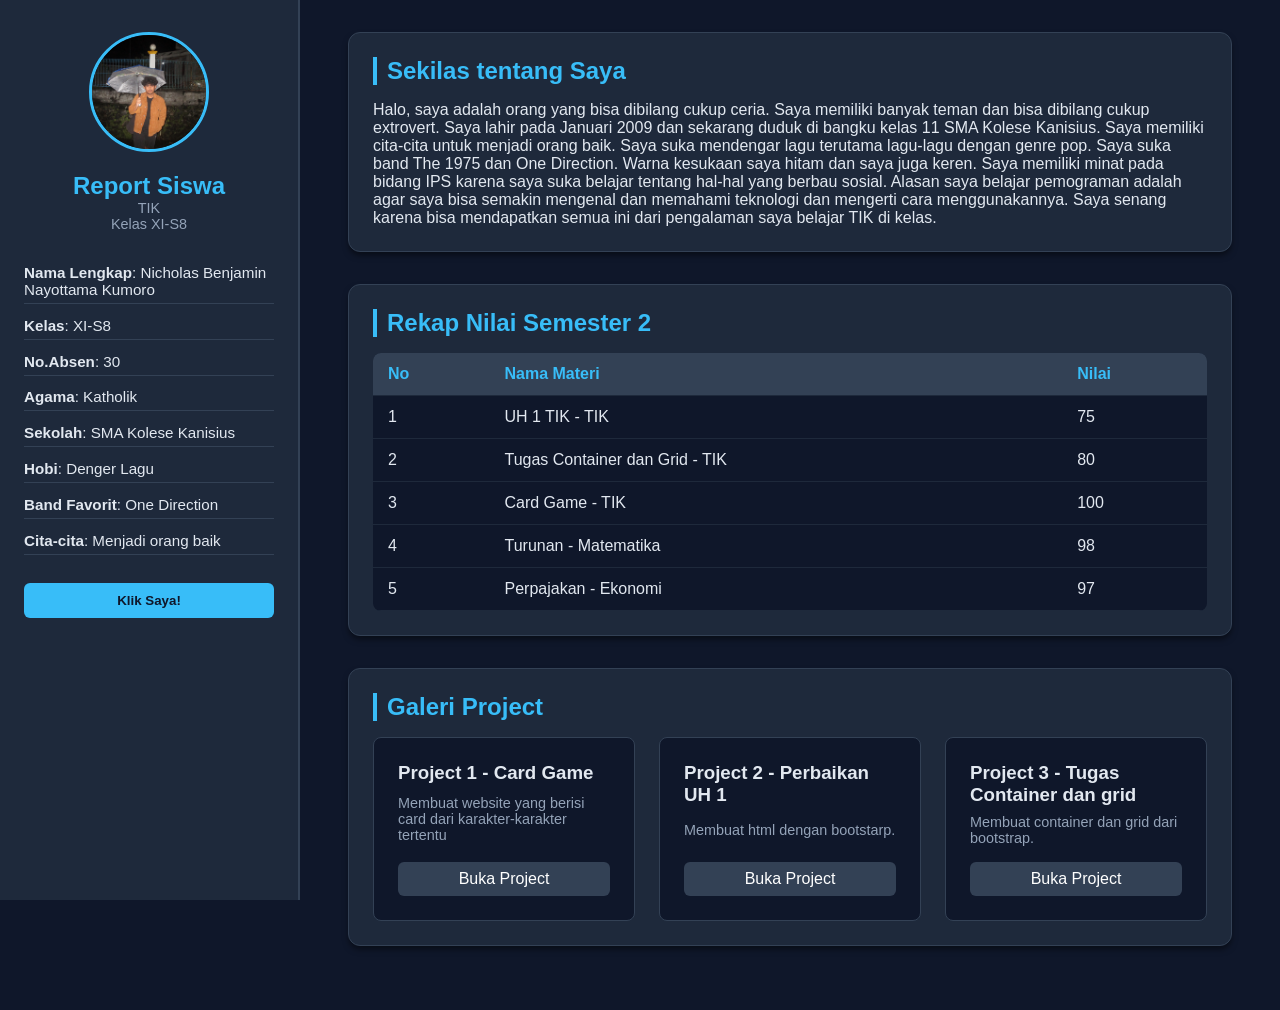
<file: index.html>
<!DOCTYPE html>
<html lang="id">
<head>
    <meta charset="UTF-8">
    <meta name="viewport" content="width=device-width, initial-scale=1.0">
    <title>Report Siswa_Nicholas Benjamin</title>
    <link rel="stylesheet" href="style.css">
</head>
<body>
    <div class="layout-container">
        
        <aside class="sidebar">
            <div class="profile-section">
                <img src="img/IMG_3277.JPG" alt="Foto Profil Siswa" class="foto-profil">
                
                <h1 class="web-title">Report Siswa</h1>
                <p class="mapel">TIK</p>
                <p class="kelas-id">Kelas XI-S8</p>
            </div>

            <div class="biodata-section">
                <ul>
                    <li><strong>Nama Lengkap</strong>: Nicholas Benjamin Nayottama Kumoro</li>
                    <li><strong>Kelas</strong>: XI-S8</li>
                    <li><strong>No.Absen</strong>: 30</li>
                    <li><strong>Agama</strong>: Katholik</li>
                    <li><strong>Sekolah</strong>: SMA Kolese Kanisius</li>
                    <li><strong>Hobi</strong>: Denger Lagu</li>
                    <li><strong>Band Favorit</strong>: One Direction</li>
                    <li><strong>Cita-cita</strong>: Menjadi orang baik</li>
                </ul>
                <button class="btn-interaktif" onclick="FuctionJS()">Klik Saya!</button>
            </div>
        </aside>

        <main class="content">
            
            <section class="card-glass">
                <h2>Sekilas tentang Saya</h2>
                <p>Halo, saya adalah orang yang bisa dibilang cukup ceria. Saya memiliki banyak teman dan bisa dibilang cukup extrovert. Saya lahir pada Januari 2009 dan sekarang duduk di bangku kelas 11 SMA Kolese Kanisius. Saya memiliki cita-cita untuk menjadi orang baik. Saya suka mendengar lagu terutama lagu-lagu dengan genre pop. Saya suka band The 1975 dan One Direction. Warna kesukaan saya hitam dan saya juga keren. Saya memiliki minat pada bidang IPS karena saya suka belajar tentang hal-hal yang berbau sosial. Alasan saya belajar pemograman adalah agar saya bisa semakin mengenal dan memahami teknologi dan mengerti cara menggunakannya. Saya senang karena bisa mendapatkan semua ini dari pengalaman saya belajar TIK di kelas.</p>
            </section>

            <section class="card-glass">
                <h2>Rekap Nilai Semester 2</h2>
                <div class="table-responsive">
                    <table>
                        <thead>
                            <tr>
                                <th>No</th>
                                <th>Nama Materi</th>
                                <th>Nilai</th>
                            </tr>
                        </thead>
                        <tbody>
                            <tr><td>1</td><td>UH 1 TIK - TIK</td><td>75</td></tr>
                            <tr><td>2</td><td>Tugas Container dan Grid - TIK</td><td>80</td></tr>
                            <tr><td>3</td><td>Card Game - TIK</td><td>100</td></tr>
                            <tr><td>4</td><td>Turunan - Matematika</td><td>98</td></tr>
                            <tr><td>5</td><td>Perpajakan - Ekonomi</td><td>97</td></tr>
                        </tbody>
                    </table>
                </div>
            </section>

            <section class="card-glass">
                <h2>Galeri Project</h2>
                <div class="project-grid">
                    <div class="project-item">
                        <h3>Project 1 - Card Game</h3>
                        <p>Membuat website yang berisi card dari karakter-karakter tertentu</p>
                        <a href="project1.html" class="btn-link">Buka Project</a>
                    </div>
                    <div class="project-item">
                        <h3>Project 2 - Perbaikan UH 1</h3>
                        <p>Membuat html dengan bootstarp.</p>
                        <a href="project2.html" class="btn-link">Buka Project</a>
                    </div>
                    <div class="project-item">
                        <h3>Project 3 - Tugas Container dan grid</h3>
                        <p>Membuat container dan grid dari bootstrap.</p>
                        <a href="project3.html" class="btn-link">Buka Project</a>
                    </div>
                </div>
            </section>

        </main>
    </div>

    <script src="script.js"></script>
</body>
</html>
</file>
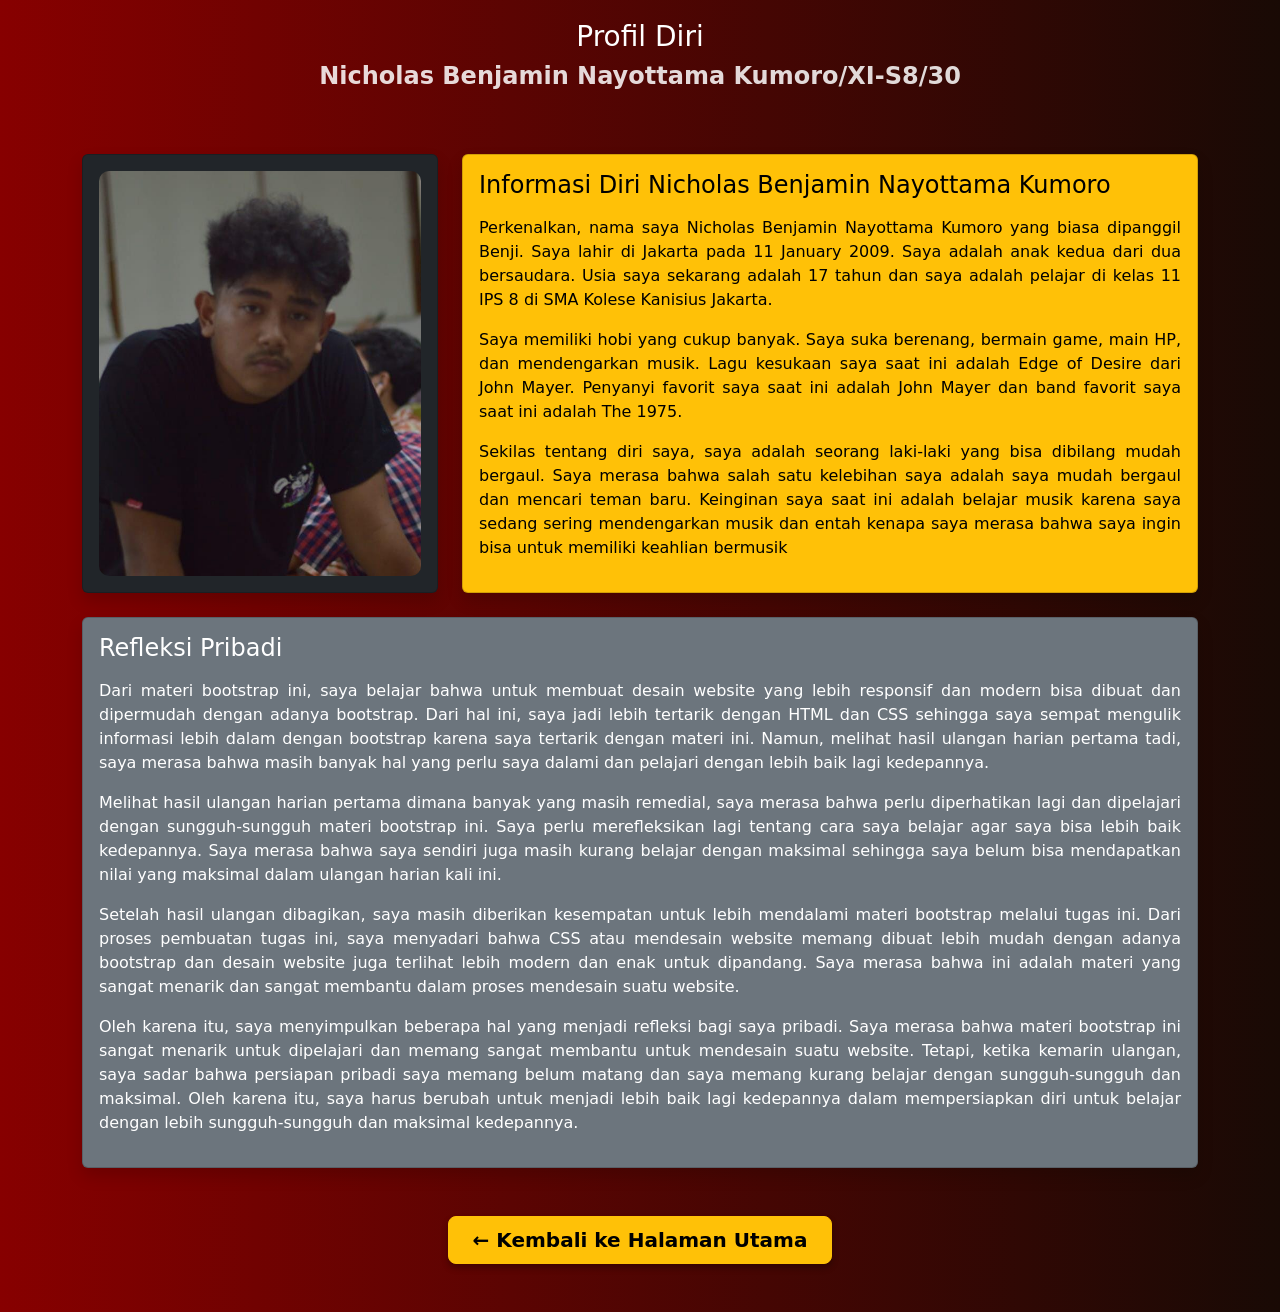
<file: project2.html>
<!DOCTYPE html>
<html lang="id">
<head>
    <meta charset="UTF-8">
    <meta name="viewport" content="width=device-width, initial-scale=1.0">
    <title>Informasi Diri Nicholas Benjamin</title>

    <link href="https://cdn.jsdelivr.net/npm/bootstrap@5.3.3/dist/css/bootstrap.min.css" rel="stylesheet">

    <style>
        body {
            background: #870000;
            background: linear-gradient(
                to right,
                #870000,#190A05
            );
        }
        .foto {
            width: 100%;
            height: 100%;
            object-fit: cover;
            border-radius: 10px;
        }
        .page-header {
            padding: 1rem 0;
            text-align: center;
        }
        .page-header h1 {
            margin: 0;
            color: rgba(255,255,255,0.85);
            font-size: 1.5rem;
            font-weight: 700;
        }
        .page-header h3{
            display: block;
            color: white;
            margin-top: 0.25rem;
        }
    </style>
</head>
<body>

    <header class="page-header">
        <h3>Profil Diri</h3>
        <h1>Nicholas Benjamin Nayottama Kumoro/XI-S8/30</h1>
    </header>

    <div class="container my-5">

        <div class="row mb-4">
            <div class="col-md-4">
                <div class="card shadow bg-dark h-100">
                    <div class="card-body text-center">
                        <img src="img/foto benji.jpeg" alt="Foto Benji Ganteng" class="foto">
                    </div>
                </div>
            </div>
            
            <div class="col-md-8">
                <div class="card shadow h-100 bg-warning text-black">
                    <div class="card-body">
                        <h4 class="mb-3">Informasi Diri Nicholas Benjamin Nayottama Kumoro</h4>

                        <p style="text-align: justify;">  
                            Perkenalkan, nama saya Nicholas Benjamin Nayottama Kumoro yang biasa dipanggil Benji. Saya lahir di Jakarta pada 11 January 2009. Saya adalah anak kedua dari dua bersaudara. Usia saya sekarang adalah 17 tahun dan saya adalah pelajar di kelas 11 IPS 8 di SMA Kolese Kanisius Jakarta.
                        </p>
                        <p  style="text-align: justify;">  
                            Saya memiliki hobi yang cukup banyak. Saya suka berenang, bermain game, main HP, dan mendengarkan musik. Lagu kesukaan saya saat ini adalah Edge of Desire dari John Mayer. Penyanyi favorit saya saat ini adalah John Mayer dan band favorit saya saat ini adalah The 1975.
                        </p>
                        <p  style="text-align: justify;">  
                            Sekilas tentang diri saya, saya adalah seorang laki-laki yang bisa dibilang mudah bergaul. Saya merasa bahwa salah satu kelebihan saya adalah saya mudah bergaul dan mencari teman baru. Keinginan saya saat ini adalah belajar musik karena saya sedang sering mendengarkan musik dan entah kenapa saya merasa bahwa saya ingin bisa untuk memiliki keahlian bermusik
                        </p>
                    </div>
                </div>
            </div>
        </div>

        <div class="row">
            <div class="col-12">
                <div class="card shadow bg-secondary">
                    <div class="card-body text-white">
                        <h4 class="mb-3">Refleksi Pribadi</h4>
                        <p style="text-align: justify;">
                            Dari materi bootstrap ini, saya belajar bahwa untuk membuat desain website yang lebih responsif dan modern bisa dibuat dan dipermudah dengan adanya bootstrap. Dari hal ini, saya jadi lebih tertarik dengan HTML dan CSS sehingga saya sempat mengulik informasi lebih dalam dengan bootstrap karena saya tertarik dengan materi ini. Namun, melihat hasil ulangan harian pertama tadi, saya merasa bahwa masih banyak hal yang perlu saya dalami dan pelajari dengan lebih baik lagi kedepannya.
                        </p>
                        <p style="text-align: justify;">
                            Melihat hasil ulangan harian pertama dimana banyak yang masih remedial, saya merasa bahwa perlu diperhatikan lagi dan dipelajari dengan sungguh-sungguh materi bootstrap ini. Saya perlu merefleksikan lagi tentang cara saya belajar agar saya bisa lebih baik kedepannya. Saya merasa bahwa saya sendiri juga masih kurang belajar dengan maksimal sehingga saya belum bisa mendapatkan nilai yang maksimal dalam ulangan harian kali ini.
                        </p>
                        <p style="text-align: justify;">
                            Setelah hasil ulangan dibagikan, saya masih diberikan kesempatan untuk lebih mendalami materi bootstrap melalui tugas ini. Dari proses pembuatan tugas ini, saya menyadari bahwa CSS atau mendesain website memang dibuat lebih mudah dengan adanya bootstrap dan desain website juga terlihat lebih modern dan enak untuk dipandang. Saya merasa bahwa ini adalah materi yang sangat menarik dan sangat membantu dalam proses mendesain suatu website. 
                        </p>
                        <p style="text-align: justify;">
                            Oleh karena itu, saya menyimpulkan beberapa hal yang menjadi refleksi bagi saya pribadi. Saya merasa bahwa materi bootstrap ini sangat menarik untuk dipelajari dan memang sangat membantu untuk mendesain suatu website. Tetapi, ketika kemarin ulangan, saya sadar bahwa persiapan pribadi saya memang belum matang dan saya memang kurang belajar dengan sungguh-sungguh dan maksimal. Oleh karena itu, saya harus berubah untuk menjadi lebih baik lagi kedepannya dalam mempersiapkan diri untuk belajar dengan lebih sungguh-sungguh dan maksimal kedepannya.
                        </p>
                    </div>
                </div>
            </div>
        </div>

        <div class="row mt-5">
            <div class="col-12 text-center">
                <a href="index.html" class="btn btn-warning btn-lg fw-bold px-4 py-2" style="border-radius: 8px; box-shadow: 0 4px 6px rgba(0,0,0,0.3);">
                    &larr; Kembali ke Halaman Utama
                </a>
            </div>
        </div>

    </div>
</body>
</html>
</file>
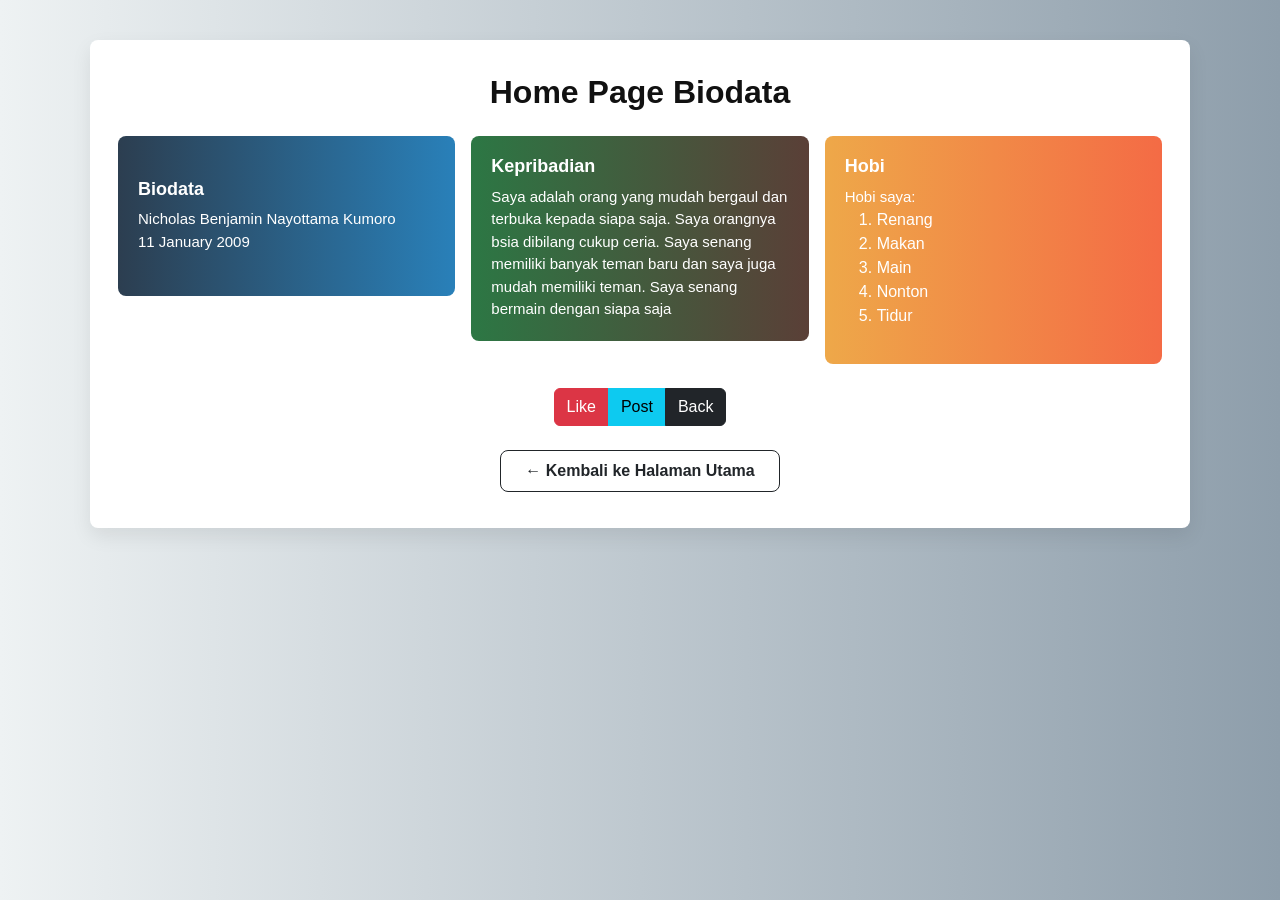
<file: project3.html>
<!doctype html>
<html lang="id">
<head>
  <meta charset="utf-8" />
  <title>Biodata</title>
  <meta name="viewport" content="width=device-width, initial-scale=1" />
  <link href="https://cdn.jsdelivr.net/npm/bootstrap@5.3.0/dist/css/bootstrap.min.css" rel="stylesheet">
  <style>
    body { background: #8e9eab;  /* fallback for old browsers */
background: -webkit-linear-gradient(to right, #eef2f3, #8e9eab);  /* Chrome 10-25, Safari 5.1-6 */
background: linear-gradient(to right, #eef2f3, #8e9eab); /* W3C, IE 10+/ Edge, Firefox 16+, Chrome 26+, Opera 12+, Safari 7+ */
 font-family: "Segoe UI", Roboto, Arial, sans-serif; padding:40px 0; }
    .frame { background:#fff; max-width:1100px; margin:0 auto; padding:28px; border-radius:8px; box-shadow:0 8px 20px rgba(0,0,0,0.08); }
    .page-title { text-align:center; font-size:32px; font-weight:700; margin-bottom:20px; color:#111; }
    .card-section { color:#fff; border-radius:8px; padding:20px; min-height:160px; display:flex; flex-direction:column; justify-content:center; }
    .card-section h4 { margin:0 0 8px 0; font-size:18px; font-weight:700; }
    .card-section p { margin:0; font-size:15px; }
    .blue { background: #2980b9;  /* fallback for old browsers */
background: -webkit-linear-gradient(to right, #2c3e50, #2980b9);  /* Chrome 10-25, Safari 5.1-6 */
background: linear-gradient(to right, #2c3e50, #2980b9); /* W3C, IE 10+/ Edge, Firefox 16+, Chrome 26+, Opera 12+, Safari 7+ */
 }
    .green { background: #5A3F37;  /* fallback for old browsers */
background: -webkit-linear-gradient(to right, #2C7744, #5A3F37);  /* Chrome 10-25, Safari 5.1-6 */
background: linear-gradient(to right, #2C7744, #5A3F37); /* W3C, IE 10+/ Edge, Firefox 16+, Chrome 26+, Opera 12+, Safari 7+ */
 }
    .orange { background: #f46b45;  /* fallback for old browsers */
background: -webkit-linear-gradient(to right, #eea849, #f46b45);  /* Chrome 10-25, Safari 5.1-6 */
background: linear-gradient(to right, #eea849, #f46b45); /* W3C, IE 10+/ Edge, Firefox 16+, Chrome 26+, Opera 12+, Safari 7+ */
 }
    .btn-area { display:flex; justify-content:center; gap:12px; margin-top:18px; }
    @media (max-width: 768px) {
      .card-section { min-height:120px; padding:14px; }
    }
  </style>
</head>
<body>
  <div class="frame">
    <div class="page-title">Home Page Biodata</div>

    <div class="row g-3">
      <div class="col-md-4">
        <div class="card-section blue">
          <h4>Biodata</h4>
          <p>Nicholas Benjamin Nayottama Kumoro</p>
          <p>11 January 2009</p>
        </div>
      </div>

      <div class="col-md-4">
        <div class="card-section green">
          <h4>Kepribadian</h4>
          <p>Saya adalah orang yang mudah bergaul dan terbuka kepada siapa saja. Saya orangnya bsia dibilang cukup ceria. Saya senang memiliki banyak teman baru dan saya juga mudah memiliki teman. Saya senang bermain dengan siapa saja</p>
        </div>
      </div>

      <div class="col-md-4">
        <div class="card-section orange">
          <h4>Hobi</h4>
          <p>Hobi saya:</p>
          <ol>
            <li>Renang</li>
            <li>Makan</li>
            <li>Main</li>
            <li>Nonton</li>
            <li>Tidur</li>
          </ol>
        </div>
      </div>
    </div>

    <div class="d-flex justify-content-center mt-4">
      <div class="btn-group" role="group" aria-label="Tombol aksi">
        <button type="button" class="btn btn-danger">Like</button>
        <button type="button" class="btn btn-info">Post</button>
        <button type="button" class="btn btn-dark">Back</button>
      </div>
    </div>

    <div class="text-center mt-4 mb-2">
      <a href="index.html" class="btn btn-outline-dark fw-bold px-4 py-2" style="border-radius: 8px;">
        &larr; Kembali ke Halaman Utama
      </a>
    </div>

  </div>

  <script src="https://cdn.jsdelivr.net/npm/bootstrap@5.3.0/dist/js/bootstrap.bundle.min.js"></script>
</body>
</html>
</file>
<file: style.css>
* {
    margin: 0;
    padding: 0;
    box-sizing: border-box;
    font-family: 'Segoe UI', Tahoma, Geneva, Verdana, sans-serif;
}

body {
    background-color: #0f172a; 
    color: #e2e8f0;
}

.layout-container {
    display: flex;
    min-height: 100vh;
}

.sidebar {
    width: 300px;
    background-color: #1e293b;
    padding: 2rem 1.5rem;
    display: flex;
    flex-direction: column;
    gap: 2rem;
    border-right: 2px solid #334155;
    position: sticky;
    top: 0;
    height: 100vh;
}

.profile-section {
    text-align: center;
}

.foto-profil {
    width: 120px;
    height: 120px;
    border-radius: 50%;
    border: 3px solid #38bdf8;
    object-fit: cover;
    margin-bottom: 1rem;
}

.web-title {
    color: #38bdf8;
    font-size: 1.5rem;  
}

.mapel, .kelas-id {
    font-size: 0.9rem;
    color: #94a3b8;
}

.biodata-section ul {
    list-style: none;
}

.biodata-section li {
    margin-bottom: 0.8rem;
    font-size: 0.95rem;
    border-bottom: 1px solid #334155;
    padding-bottom: 5px;
}

.biodata-section span {
    font-weight: bold;
    color: #38bdf8;
    display: block;
    font-size: 0.8rem;
}

.btn-interaktif {
    width: 100%;
    padding: 10px;
    background-color: #38bdf8;
    color: #0f172a;
    border: none;
    border-radius: 6px;
    font-weight: bold;
    cursor: pointer;
    transition: 0.3s;
    margin-top: 1rem;
}

.btn-interaktif:hover {
    background-color: #0ea5e9;
}

.content {
    flex: 1;
    padding: 2rem 3rem;
}

.card-glass {
    background-color: #1e293b;
    padding: 1.5rem;
    border-radius: 12px;
    margin-bottom: 2rem;
    box-shadow: 0 4px 6px -1px rgba(0, 0, 0, 0.5);
    border: 1px solid #334155;
}

.card-glass h2 {
    color: #38bdf8;
    border-left: 4px solid #38bdf8;
    padding-left: 10px;
    margin-bottom: 1rem;
}

.table-responsive {
    overflow-x: auto;
}

table {
    width: 100%;
    border-collapse: collapse;
    background-color: #0f172a;
    border-radius: 8px;
    overflow: hidden;
}

th, td {
    padding: 12px 15px;
    text-align: left;
    border-bottom: 1px solid #1e293b;
}

th {
    background-color: #334155;
    color: #38bdf8;
}

.project-grid {
    display: grid;
    grid-template-columns: repeat(auto-fit, minmax(200px, 1fr));
    gap: 1.5rem;
}

.project-item {
    background-color: #0f172a;
    padding: 1.5rem;
    border-radius: 8px;
    border: 1px solid #334155;
    display: flex;
    flex-direction: column;
    justify-content: space-between;
}

.project-item h3 {
    color: #e2e8f0;
    margin-bottom: 0.5rem;
}

.project-item p {
    font-size: 0.9rem;
    color: #94a3b8;
    margin-bottom: 1rem;
}

.btn-link {
    text-align: center;
    background-color: #334155;
    color: white;
    text-decoration: none;
    padding: 8px;
    border-radius: 6px;
    transition: 0.3s;
}

.btn-link:hover {
    background-color: #38bdf8;
    color: #0f172a;
}

@media (max-width: 768px) {
    .layout-container {
        flex-direction: column;
    }
    .sidebar {
        width: 100%;
        height: auto;
        position: relative;
        border-right: none;
        border-bottom: 2px solid #334155;
    }
    .content {
        padding: 1.5rem;
    }
}
</file>
